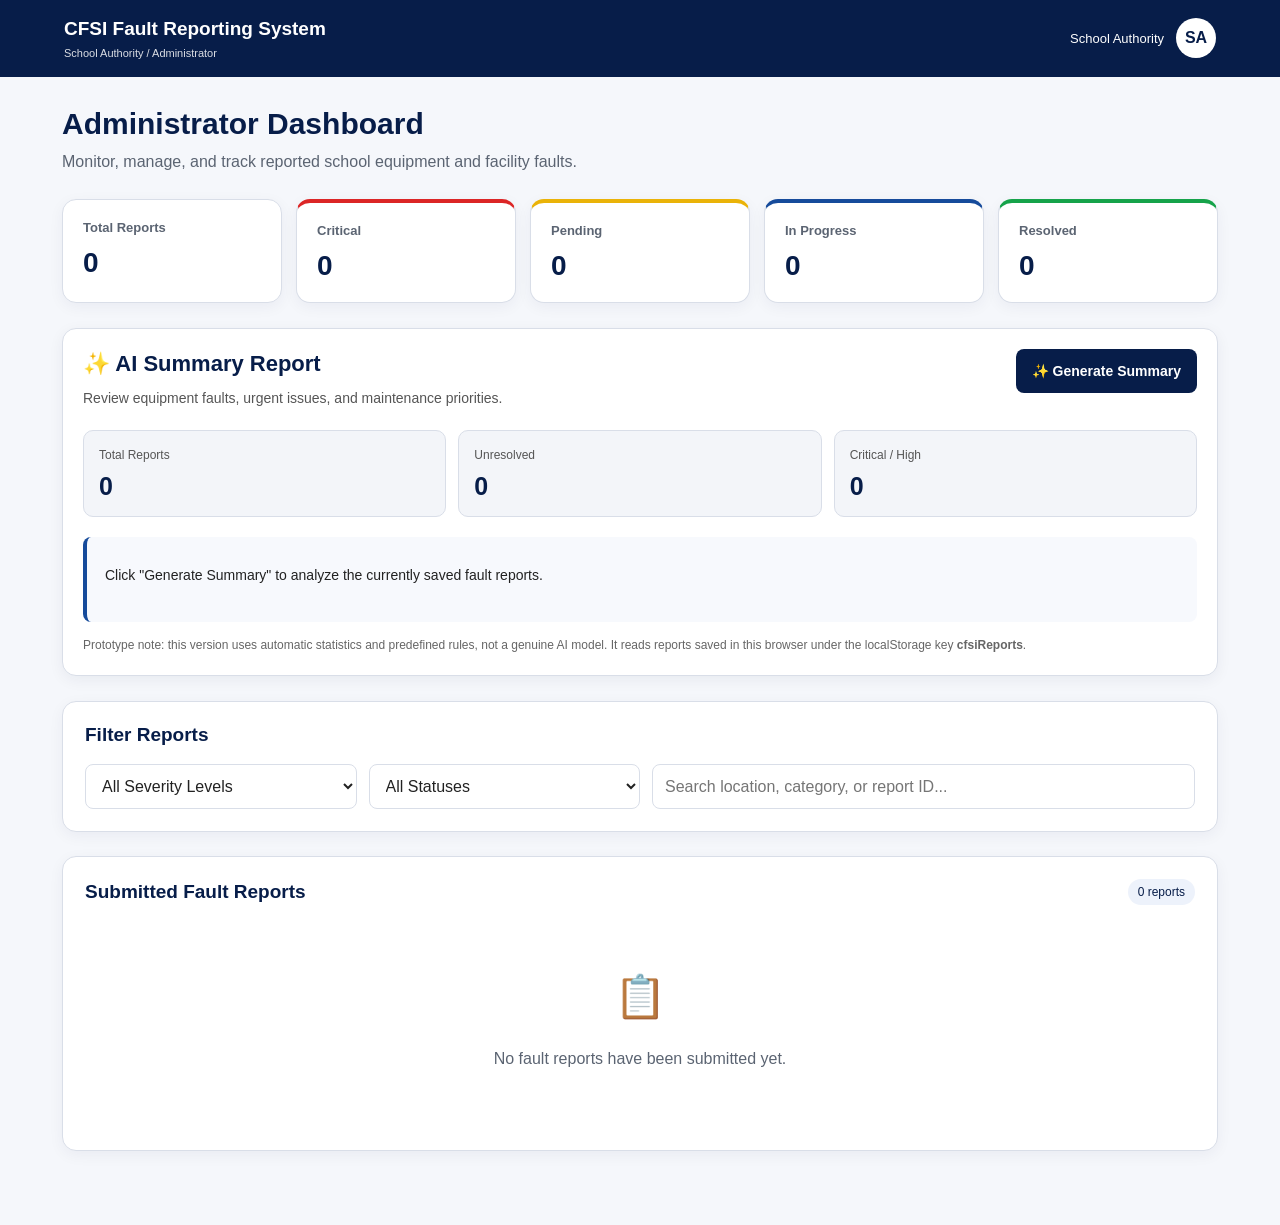
<file: administrator.html>
<!DOCTYPE html>
<html lang="en">
<head>
<meta charset="UTF-8"><meta name="viewport" content="width=device-width, initial-scale=1"><meta name="theme-color" content="#071d49">
<title>CFSI Fault Reporting System - Administrator Dashboard</title>
<style>
:root{--navy:#071d49;--navy-light:#0b2d6b;--blue:#164b9b;--white:#fff;--gray:#f3f5f9;--border:#d9dee8;--text:#222;--muted:#5b6472;--critical:#dc2626;--high:#f97316;--moderate:#eab308;--low:#16a34a}*{box-sizing:border-box}body{margin:0;background:#f5f7fb;color:var(--text);font-family:Arial,Helvetica,sans-serif}button,input,select{font:inherit}button{cursor:pointer}.navbar{display:flex;justify-content:space-between;align-items:center;gap:16px;padding:16px 5%;background:var(--navy);color:white}.navbar-title{font-size:19px;font-weight:700;line-height:1.4}.navbar-title span{display:block;margin-top:3px;font-size:11px;font-weight:400;opacity:.85}.admin-info{display:flex;align-items:center;gap:12px}.admin-name{font-size:13px}.admin-avatar{display:grid;place-items:center;width:40px;height:40px;border-radius:50%;background:white;color:var(--navy);font-weight:700}.main{width:min(1200px,100%);margin:auto;padding:30px 22px 50px}.page-title{margin-bottom:24px}.page-title h1{margin:0 0 8px;color:var(--navy);font-size:30px}.page-title p{margin:0;color:var(--muted);line-height:1.6}.stats{display:grid;grid-template-columns:repeat(5,minmax(0,1fr));gap:14px;margin-bottom:24px}.stat-card,.filter-card,.reports-card,.ai-summary-card{background:white;border:1px solid var(--border);border-radius:14px;box-shadow:0 4px 15px #071d490d}.stat-card{padding:20px}.stat-card h3{margin:0 0 12px;color:var(--muted);font-size:13px}.stat-card strong{font-size:28px;color:var(--navy)}.critical-stat{border-top:4px solid var(--critical)}.pending-stat{border-top:4px solid var(--moderate)}.progress-stat{border-top:4px solid var(--blue)}.resolved-stat{border-top:4px solid var(--low)}.filter-card,.reports-card,.ai-summary-card{padding:22px;margin-bottom:24px}.filter-card h2,.reports-title h2{margin:0;color:var(--navy);font-size:19px}.filters{display:grid;grid-template-columns:1fr 1fr 2fr;gap:12px;margin-top:18px}.filters select,.filters input,.status-select{width:100%;min-width:0;padding:12px;border:1px solid var(--border);border-radius:8px;background:white;color:var(--text)}.reports-title{display:flex;justify-content:space-between;align-items:center;flex-wrap:wrap;gap:10px;margin-bottom:18px}.report-count{background:#edf2fb;color:var(--navy);padding:6px 10px;border-radius:20px;font-size:12px}.report-item{border:1px solid var(--border);border-radius:12px;padding:18px;margin-bottom:14px;background:white}.report-header{display:flex;justify-content:space-between;align-items:flex-start;gap:14px;margin-bottom:14px}.report-title{color:var(--navy);font-size:17px;font-weight:700;margin:0 0 6px}.report-meta{color:var(--muted);font-size:12px;line-height:1.6}.badges{display:flex;flex-wrap:wrap;gap:6px}.badge{display:inline-block;border-radius:20px;padding:5px 9px;font-size:11px;font-weight:700;white-space:nowrap}.priority-critical{color:#991b1b;background:#fee2e2}.priority-high{color:#9a3412;background:#ffedd5}.priority-moderate{color:#854d0e;background:#fef9c3}.priority-low{color:#166534;background:#dcfce7}.status-pending{color:#854d0e;background:#fef9c3}.status-in-progress{color:#1e40af;background:#dbeafe}.status-resolved{color:#166534;background:#dcfce7}.report-details{display:grid;grid-template-columns:repeat(2,minmax(0,1fr));gap:12px;margin:14px 0}.detail-box{background:#f8f9fc;padding:12px;border-radius:8px;min-width:0}.detail-box strong{display:block;color:var(--navy);font-size:12px;margin-bottom:6px}.detail-box span{color:#3f4652;font-size:13px;overflow-wrap:anywhere}.report-description{color:#555;font-size:14px;line-height:1.7;white-space:pre-wrap;overflow-wrap:anywhere;margin:12px 0}.report-image{display:block;width:100%;max-width:400px;max-height:300px;object-fit:contain;border-radius:8px;border:1px solid var(--border);margin:12px 0}.admin-controls{display:flex;align-items:center;gap:10px;flex-wrap:wrap;border-top:1px solid var(--border);padding-top:15px;margin-top:15px}.admin-controls label{color:var(--navy);font-size:13px;font-weight:700}.status-select{width:auto;flex:1 1 180px}.update-btn,.secondary-btn{border:0;border-radius:8px;padding:11px 15px;font-weight:700;font-size:13px}.update-btn{background:var(--navy);color:white}.update-btn:hover{background:var(--navy-light)}.empty{text-align:center;padding:40px 18px;color:var(--muted);line-height:1.6}.empty-icon{font-size:42px;margin-bottom:10px}.ai-summary-header{display:flex;justify-content:space-between;align-items:flex-start;flex-wrap:wrap;gap:16px;margin-bottom:20px}.ai-summary-heading{flex:1 1 220px}.ai-summary-heading h2{color:var(--navy);font-size:22px;line-height:1.4;margin:0 0 8px}.ai-summary-heading p{color:#555;font-size:14px;line-height:1.6;margin:0}.ai-generate-btn{display:inline-flex;justify-content:center;align-items:center;background:var(--navy);color:white;border:0;border-radius:8px;padding:12px 16px;min-height:44px;font-size:14px;font-weight:700}.ai-generate-btn:hover{background:var(--navy-light)}.ai-generate-btn:disabled{opacity:.65;cursor:wait}.ai-summary-stats{display:grid;grid-template-columns:repeat(3,minmax(0,1fr));gap:12px;margin:20px 0}.ai-mini-stat{background:var(--gray);border:1px solid var(--border);border-radius:10px;padding:15px;min-width:0}.ai-mini-stat span{display:block;color:#555;font-size:12px;line-height:1.5;margin-bottom:8px}.ai-mini-stat strong{display:block;color:var(--navy);font-size:25px;overflow-wrap:anywhere}.ai-summary-output{background:#f7f9fd;border-left:4px solid var(--blue);border-radius:8px;padding:18px;color:#222;font-size:14px;line-height:1.8;overflow-wrap:anywhere}.ai-summary-output h3{color:var(--navy);font-size:16px;margin:0 0 8px}.ai-summary-output p{margin:8px 0 16px}.ai-summary-output ul{padding-left:22px;margin:8px 0 18px}.ai-summary-output li{margin-bottom:6px}.ai-summary-note{color:#666;font-size:12px;line-height:1.6;margin:14px 0 0}
@media(max-width:1000px){.stats{grid-template-columns:repeat(3,minmax(0,1fr))}}@media(max-width:800px){.filters{grid-template-columns:1fr}.report-details{grid-template-columns:1fr}}@media(max-width:600px){.navbar{padding:12px 15px}.navbar-title{font-size:15px}.navbar-title span{font-size:9px}.admin-name{display:none}.main{padding:20px 12px 35px}.page-title h1{font-size:23px}.stats{grid-template-columns:repeat(2,minmax(0,1fr));gap:10px}.stat-card{padding:15px}.stat-card strong{font-size:22px}.filter-card,.reports-card,.ai-summary-card{padding:16px}.report-header{flex-direction:column}.admin-controls{flex-direction:column;align-items:stretch}.status-select,.update-btn{width:100%}.ai-summary-header{flex-direction:column;align-items:stretch}.ai-summary-heading h2{font-size:21px}.ai-generate-btn{width:100%}.ai-summary-stats{grid-template-columns:1fr;gap:10px}.ai-mini-stat{padding:12px 14px}.ai-mini-stat strong{font-size:23px}.ai-summary-output{padding:14px}}
body.dark-mode{background:#0b1220;color:#f3f4f6}body.dark-mode .page-title h1,body.dark-mode .stat-card strong,body.dark-mode .filter-card h2,body.dark-mode .reports-title h2,body.dark-mode .report-title,body.dark-mode .admin-controls label{color:#f9fafb}body.dark-mode .page-title p,body.dark-mode .stat-card h3,body.dark-mode .report-meta{color:#cbd5e1}body.dark-mode .stat-card,body.dark-mode .filter-card,body.dark-mode .reports-card,body.dark-mode .report-item,body.dark-mode .ai-summary-card{background:#111827;border-color:#374151}body.dark-mode .filters input,body.dark-mode .filters select,body.dark-mode .status-select{background:#1f2937;color:#f9fafb;border-color:#4b5563}body.dark-mode .detail-box,body.dark-mode .ai-mini-stat{background:#1f2937;border-color:#374151}body.dark-mode .detail-box strong,body.dark-mode .ai-summary-heading h2,body.dark-mode .ai-mini-stat strong,body.dark-mode .ai-summary-output h3{color:#93c5fd}body.dark-mode .detail-box span,body.dark-mode .report-description,body.dark-mode .ai-summary-heading p,body.dark-mode .ai-mini-stat span,body.dark-mode .ai-summary-note{color:#d1d5db}body.dark-mode .ai-summary-output{background:#1f2937;color:#f9fafb;border-left-color:#60a5fa}
</style>
</head>
<body>
<nav class="navbar"><div class="navbar-title">CFSI Fault Reporting System<span>School Authority / Administrator</span></div><div class="admin-info"><div class="admin-name">School Authority</div><div class="admin-avatar">SA</div></div></nav>
<main class="main">
<div class="page-title"><h1>Administrator Dashboard</h1><p>Monitor, manage, and track reported school equipment and facility faults.</p></div>
<section class="stats">
<div class="stat-card"><h3>Total Reports</h3><strong id="totalReports">0</strong></div><div class="stat-card critical-stat"><h3>Critical</h3><strong id="criticalReports">0</strong></div><div class="stat-card pending-stat"><h3>Pending</h3><strong id="pendingReports">0</strong></div><div class="stat-card progress-stat"><h3>In Progress</h3><strong id="progressReports">0</strong></div><div class="stat-card resolved-stat"><h3>Resolved</h3><strong id="resolvedReports">0</strong></div>
</section>
<section class="ai-summary-card">
<div class="ai-summary-header">
  <div class="ai-summary-heading">
    <h2>✨ AI Summary Report</h2>
    <p>Review equipment faults, urgent issues, and maintenance priorities.</p>
  </div><button type="button" class="ai-generate-btn" id="aiGenerateButton">✨ Generate Summary</button>
</div>
  
<div class="ai-summary-stats"><div class="ai-mini-stat">
  <span>Total Reports</span>
  <strong id="aiTotalReports">0</strong>
  
</div><div class="ai-mini-stat">
  <span>Unresolved</span>
  <strong id="aiUnresolvedReports">0</strong></div>
  <div class="ai-mini-stat">
    <span>Critical / High</span>
    <strong id="aiUrgentReports">0</strong></div></div>
  
<div class="ai-summary-output" id="aiSummaryOutput" aria-live="polite"><p>Click "Generate Summary" to analyze the currently saved fault reports.</p></div>
<p class="ai-summary-note">Prototype note: this version uses automatic statistics and predefined rules, not a genuine AI model. It reads reports saved in this browser under the localStorage key <strong>cfsiReports</strong>.</p>
</section>
<section class="filter-card"><h2>Filter Reports</h2><div class="filters"><select id="priorityFilter" aria-label="Filter by severity"><option value="all">All Severity Levels</option><option value="Critical">🔴 Critical</option><option value="High">🟠 High</option><option value="Moderate">🟡 Moderate</option><option value="Low">🟢 Low</option></select><select id="statusFilter" aria-label="Filter by status"><option value="all">All Statuses</option><option value="Pending">Pending</option><option value="In Progress">In Progress</option><option value="Resolved">Resolved</option></select><input type="search" id="searchInput" placeholder="Search location, category, or report ID..." aria-label="Search reports"></div></section>
<section class="reports-card"><div class="reports-title"><h2>Submitted Fault Reports</h2><span class="report-count" id="reportCount">0 reports</span></div><div id="reportsList"><div class="empty"><div class="empty-icon">📋</div><p>No fault reports have been submitted yet.</p></div></div></section>
</main>


<style>
.ai-summary-card {
    background: var(--white, #ffffff);
    border: 1px solid var(--border, #d9dee8);
    border-radius: 14px;
    padding: 20px;
    margin: 25px 0;
    box-shadow: 0 4px 15px rgba(7, 29, 73, 0.06);
    box-sizing: border-box;
}

.ai-summary-header {
    display: flex;
    justify-content: space-between;
    align-items: flex-start;
    flex-wrap: wrap;
    gap: 16px;
    margin-bottom: 20px;
}

.ai-summary-heading {
    flex: 1 1 220px;
}

.ai-summary-heading h2 {
    color: var(--navy, #071d49);
    font-size: 22px;
    margin: 0 0 8px;
}

.ai-summary-heading p {
    color: #555;
    font-size: 14px;
    line-height: 1.6;
    margin: 0;
}

.ai-generate-btn {
    background: var(--navy, #071d49);
    color: white;
    border: none;
    border-radius: 8px;
    padding: 12px 16px;
    min-height: 44px;
    font-size: 14px;
    font-weight: bold;
    cursor: pointer;
}

.ai-generate-btn:hover {
    background: var(--navy-light, #0b2d6b);
}

.ai-generate-btn:disabled {
    opacity: 0.65;
    cursor: wait;
}

.ai-summary-stats {
    display: grid;
    grid-template-columns: repeat(3, minmax(0, 1fr));
    gap: 12px;
    margin: 20px 0;
}

.ai-mini-stat {
    background: var(--gray, #f3f5f9);
    border: 1px solid var(--border, #d9dee8);
    border-radius: 10px;
    padding: 15px;
    min-width: 0;
}

.ai-mini-stat span {
    display: block;
    color: #555;
    font-size: 12px;
    margin-bottom: 8px;
}

.ai-mini-stat strong {
    color: var(--navy, #071d49);
    font-size: 25px;
}

.ai-summary-output {
    background: #f7f9fd;
    border-left: 4px solid var(--blue, #164b9b);
    border-radius: 8px;
    padding: 18px;
    color: #222;
    font-size: 14px;
    line-height: 1.8;
    overflow-wrap: anywhere;
}

.ai-summary-output h3 {
    color: var(--navy, #071d49);
    font-size: 16px;
    margin: 0 0 8px;
}

.ai-summary-output p {
    margin: 8px 0 16px;
}

.ai-summary-output ul {
    padding-left: 22px;
    margin: 8px 0 18px;
}

.ai-summary-note {
    color: #666;
    font-size: 12px;
    line-height: 1.6;
    margin-top: 14px;
}

@media (max-width: 600px) {
    .ai-summary-card {
        padding: 16px;
    }

    .ai-summary-header {
        flex-direction: column;
        align-items: stretch;
    }

    .ai-generate-btn {
        width: 100%;
    }

    .ai-summary-stats {
        grid-template-columns: 1fr;
        gap: 10px;
    }

    .ai-mini-stat {
        padding: 12px 14px;
    }

    .ai-summary-output {
        padding: 14px;
    }
}

body.dark-mode .ai-summary-card {
    background: #111827;
    border-color: #374151;
}

body.dark-mode .ai-summary-heading h2,
body.dark-mode .ai-mini-stat strong,
body.dark-mode .ai-summary-output h3 {
    color: #93c5fd;
}

body.dark-mode .ai-summary-heading p,
body.dark-mode .ai-mini-stat span,
body.dark-mode .ai-summary-note {
    color: #d1d5db;
}

body.dark-mode .ai-mini-stat,
body.dark-mode .ai-summary-output {
    background: #1f2937;
    border-color: #374151;
    color: #f9fafb;
}
</style>

<script>
(function () {
    "use strict";

    const button = document.getElementById("aiGenerateButton");
    const output = document.getElementById("aiSummaryOutput");

    function readReports() {
        const saved = localStorage.getItem("cfsiReports");

        if (!saved) return [];

        const data = JSON.parse(saved);

        if (!Array.isArray(data)) {
            throw new Error("Saved reports must be a list.");
        }

        return data;
    }

    function getField(report, names, fallback = "") {
        for (const name of names) {
            if (
                report[name] !== undefined &&
                report[name] !== null &&
                String(report[name]).trim() !== ""
            ) {
                return String(report[name]).trim();
            }
        }

        return fallback;
    }

    function getPriority(report) {
        return getField(
            report,
            ["priority", "severity", "urgency"],
            "Low"
        ).toLowerCase();
    }

    function getStatus(report) {
        const status = getField(report, ["status"], "Pending")
            .toLowerCase();

        if (
            status === "resolved" ||
            status === "completed" ||
            status === "complete"
        ) {
            return "Resolved";
        }

        if (
            status === "in progress" ||
            status === "in-progress" ||
            status === "in_progress"
        ) {
            return "In Progress";
        }

        return "Pending";
    }

    function getCategory(report) {
        return getField(
            report,
            ["category", "equipmentCategory", "itemCategory", "type"],
            "Uncategorized"
        );
    }

    function addHeading(text) {
        const heading = document.createElement("h3");
        heading.textContent = text;
        output.appendChild(heading);
    }

    function addParagraph(text) {
        const paragraph = document.createElement("p");
        paragraph.textContent = text;
        output.appendChild(paragraph);
    }

    function addList(items) {
        const list = document.createElement("ul");

        items.forEach(text => {
            const item = document.createElement("li");
            item.textContent = text;
            list.appendChild(item);
        });

        output.appendChild(list);
    }

    function generateAISummary() {
        button.disabled = true;
        button.textContent = "Analyzing...";

        try {
            const reports = readReports();

            const total = reports.length;

            const critical = reports.filter(
                report => getPriority(report) === "critical"
            ).length;

            const high = reports.filter(
                report => getPriority(report) === "high"
            ).length;

            const pending = reports.filter(
                report => getStatus(report) === "Pending"
            ).length;

            const progress = reports.filter(
                report => getStatus(report) === "In Progress"
            ).length;

            const resolved = reports.filter(
                report => getStatus(report) === "Resolved"
            ).length;

            const unresolved = total - resolved;

            const urgentUnresolved = reports.filter(report => {
                const priority = getPriority(report);

                return (
                    ["critical", "high"].includes(priority) &&
                    getStatus(report) !== "Resolved"
                );
            }).length;

            document.getElementById("aiTotalReports").textContent = total;
            document.getElementById("aiUnresolvedReports").textContent =
                unresolved;
            document.getElementById("aiUrgentReports").textContent =
                critical + high;

            const categories = {};

            reports.forEach(report => {
                const category = getCategory(report);
                categories[category] = (categories[category] || 0) + 1;
            });

            const topCategories = Object.entries(categories)
                .sort((a, b) => b[1] - a[1])
                .slice(0, 3);

            output.replaceChildren();

            addHeading("CFSI Maintenance Overview");

            if (total === 0) {
                addParagraph(
                    'No reports found. Check whether your student dashboard saves reports under "cfsiReports".'
                );
                return;
            }

            addParagraph(
                `There are ${total} reports: ${resolved} resolved, ${pending} pending, and ${progress} in progress. ${unresolved} remain unresolved.`
            );

            addHeading("Priority Issues");

            addParagraph(
                urgentUnresolved > 0
                    ? `${urgentUnresolved} unresolved report(s) are marked Critical or High. Administrators should review them promptly.`
                    : "No unresolved Critical or High priority reports were found."
            );

            addHeading("Recurring Equipment Problems");

            if (topCategories.length) {
                addList(
                    topCategories.map(
                        ([category, count]) =>
                            `${category}: ${count} report(s)`
                    )
                );
            } else {
                addParagraph("No report categories are available.");
            }

            addHeading("Suggested Maintenance Actions");

            const actions = [];

            if (urgentUnresolved > 0) {
                actions.push(
                    "Review unresolved Critical and High priority reports first."
                );
            }

            if (pending > 0) {
                actions.push(
                    `Review and assign the ${pending} pending report(s).`
                );
            }

            if (progress > 0) {
                actions.push(
                    `Follow up on the ${progress} report(s) in progress.`
                );
            }

            if (topCategories.length && topCategories[0][1] > 1) {
                actions.push(
                    `Investigate recurring faults in ${topCategories[0][0]}.`
                );
            }

            if (!actions.length) {
                actions.push(
                    "Continue monitoring new reports and verify completed repairs."
                );
            }

            addList(actions);

            addParagraph(
                "This is a rule-based summary, not a genuine AI-generated response."
            );

        } catch (error) {
            output.replaceChildren();
            addParagraph(
                error.message || "Unable to generate the summary."
            );
        } finally {
            button.disabled = false;
            button.textContent = "✨ Generate Summary";
        }
    }

    button.addEventListener("click", generateAISummary);

    // Initial display
    try {
        const reports = readReports();

        document.getElementById("aiTotalReports").textContent = reports.length;
        document.getElementById("aiUnresolvedReports").textContent =
            reports.filter(r => getStatus(r) !== "Resolved").length;
        document.getElementById("aiUrgentReports").textContent =
            reports.filter(r =>
                ["critical", "high"].includes(getPriority(r))
            ).length;
    } catch (_) {
        // The Generate Summary button will show any storage error.
    }
})();
</script>

<!-- END CFSI AI SUMMARY REPORT -->
</file>
